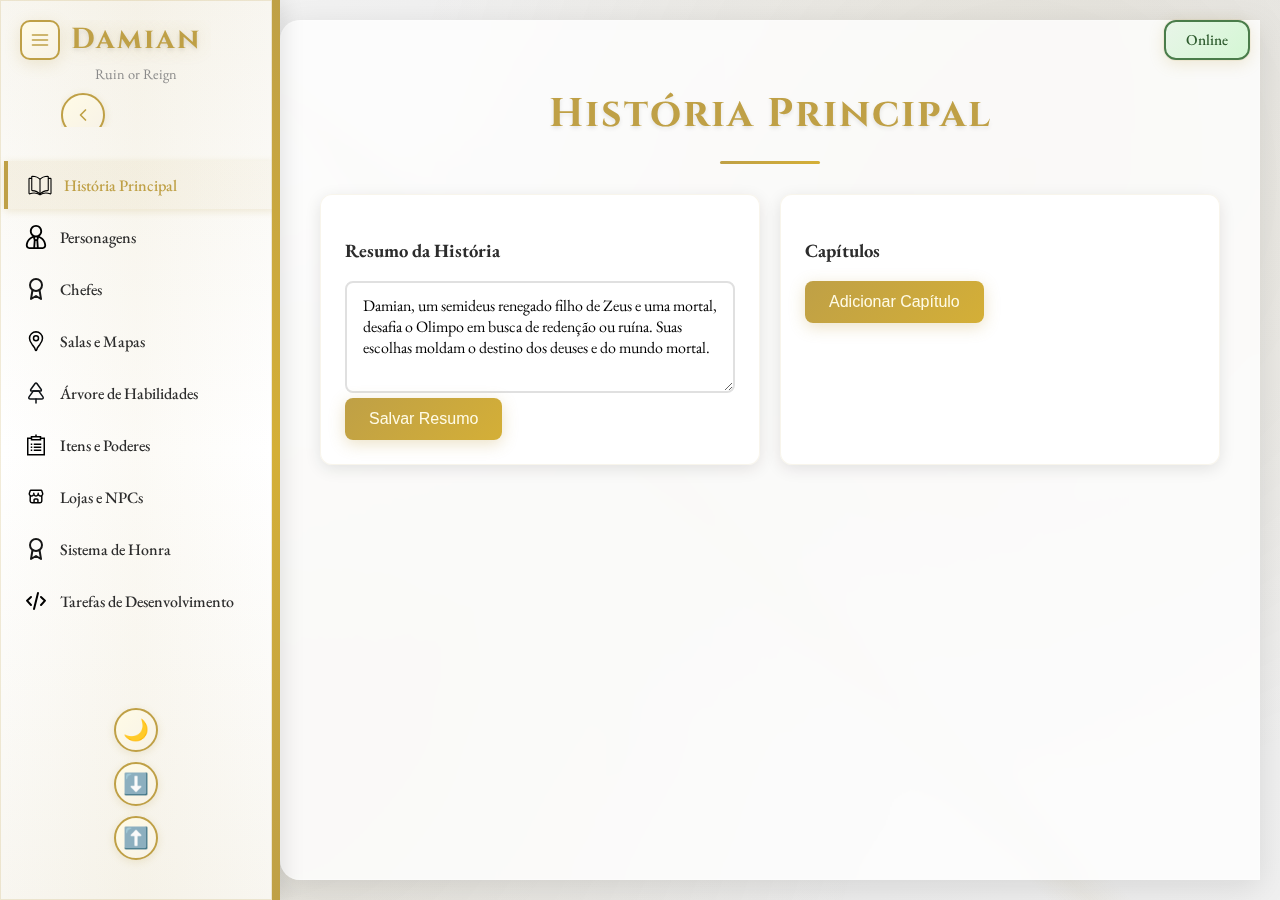
<file: index.html>
<!DOCTYPE html>
<html lang="pt-br">
<head>
  <meta charset="UTF-8">
  <meta name="viewport" content="width=device-width, initial-scale=1.0">
  <title>Damian: Ruin or Reign - Painel</title>
  <link rel="stylesheet" href="css/style.css">
  <link rel="preconnect" href="https://fonts.googleapis.com">
  <link rel="preconnect" href="https://fonts.gstatic.com" crossorigin>
  <link href="https://fonts.googleapis.com/css2?family=EB+Garamond:wght@500;700&display=swap" rel="stylesheet">
</head>
<body class="debug-mode">
  <div id="sync-status" class="sync-status">Offline</div>
  
  <!-- Botão de menu para mobile -->
  <button id="menu-toggle" class="menu-toggle" title="Menu">
    <svg width="20" height="20" viewBox="0 0 24 24" fill="none" xmlns="http://www.w3.org/2000/svg">
      <path d="M3 12H21M3 6H21M3 18H21" stroke="currentColor" stroke-width="2" stroke-linecap="round" stroke-linejoin="round"/>
    </svg>
  </button>
  
  <aside class="sidebar" id="sidebar">
    <div class="sidebar-header">
      <div class="logo">Damian</div>
      <div class="logo-subtitle">Ruin or Reign</div>
      <button id="sidebar-toggle" class="sidebar-toggle" title="Minimizar/Maximizar">
        <svg width="20" height="20" viewBox="0 0 24 24" fill="none" xmlns="http://www.w3.org/2000/svg">
          <path d="M15 18L9 12L15 6" stroke="currentColor" stroke-width="2" stroke-linecap="round" stroke-linejoin="round"/>
        </svg>
      </button>
    </div>
    
    <nav class="sidebar-nav">
      <ul>
        <li data-section="historia" title="História Principal">
          <img src="assets/book-svgrepo-com.svg" alt="História" class="nav-icon">
          <span class="nav-text">História Principal</span>
        </li>
        <li data-section="personagens" title="Personagens">
          <img src="assets/boss-svgrepo-com.svg" alt="Personagens" class="nav-icon">
          <span class="nav-text">Personagens</span>
        </li>
        <li data-section="chefes" title="Chefes">
          <img src="assets/award-svgrepo-com.svg" alt="Chefes" class="nav-icon">
          <span class="nav-text">Chefes</span>
        </li>
        <li data-section="salas" title="Salas e Mapas">
          <img src="assets/maps-svgrepo-com.svg" alt="Mapas" class="nav-icon">
          <span class="nav-text">Salas e Mapas</span>
        </li>
        <li data-section="habilidades" title="Árvore de Habilidades">
          <img src="assets/tree-svgrepo-com.svg" alt="Habilidades" class="nav-icon">
          <span class="nav-text">Árvore de Habilidades</span>
        </li>
        <li data-section="itens" title="Itens e Poderes">
          <img src="assets/list-1-svgrepo-com.svg" alt="Itens" class="nav-icon">
          <span class="nav-text">Itens e Poderes</span>
        </li>
        <li data-section="lojas" title="Lojas e NPCs">
          <img src="assets/store-2-svgrepo-com.svg" alt="Lojas" class="nav-icon">
          <span class="nav-text">Lojas e NPCs</span>
        </li>
        <li data-section="honra" title="Sistema de Honra">
          <img src="assets/award-svgrepo-com.svg" alt="Honra" class="nav-icon">
          <span class="nav-text">Sistema de Honra</span>
        </li>
        <li data-section="tarefas" title="Tarefas de Desenvolvimento">
          <img src="assets/code-svgrepo-com.svg" alt="Tarefas" class="nav-icon">
          <span class="nav-text">Tarefas de Desenvolvimento</span>
        </li>
      </ul>
    </nav>
    
    <div class="sidebar-footer">
      <button id="toggle-darkmode" title="Alternar modo escuro">🌙</button>
      <button id="export-json" title="Exportar dados">⬇️</button>
      <button id="import-json" title="Importar dados">⬆️</button>
      <input type="file" id="import-file" accept="application/json" style="display:none;" />
    </div>
  </aside>
  
  <main class="content" id="main-content">
    <!-- Conteúdo dinâmico será renderizado aqui -->
  </main>
  
  <script src="js/main.js"></script>
  <script src="js/darkmode.js"></script>
  <script src="js/sidebar.js"></script>
</body>
</html>
</file>
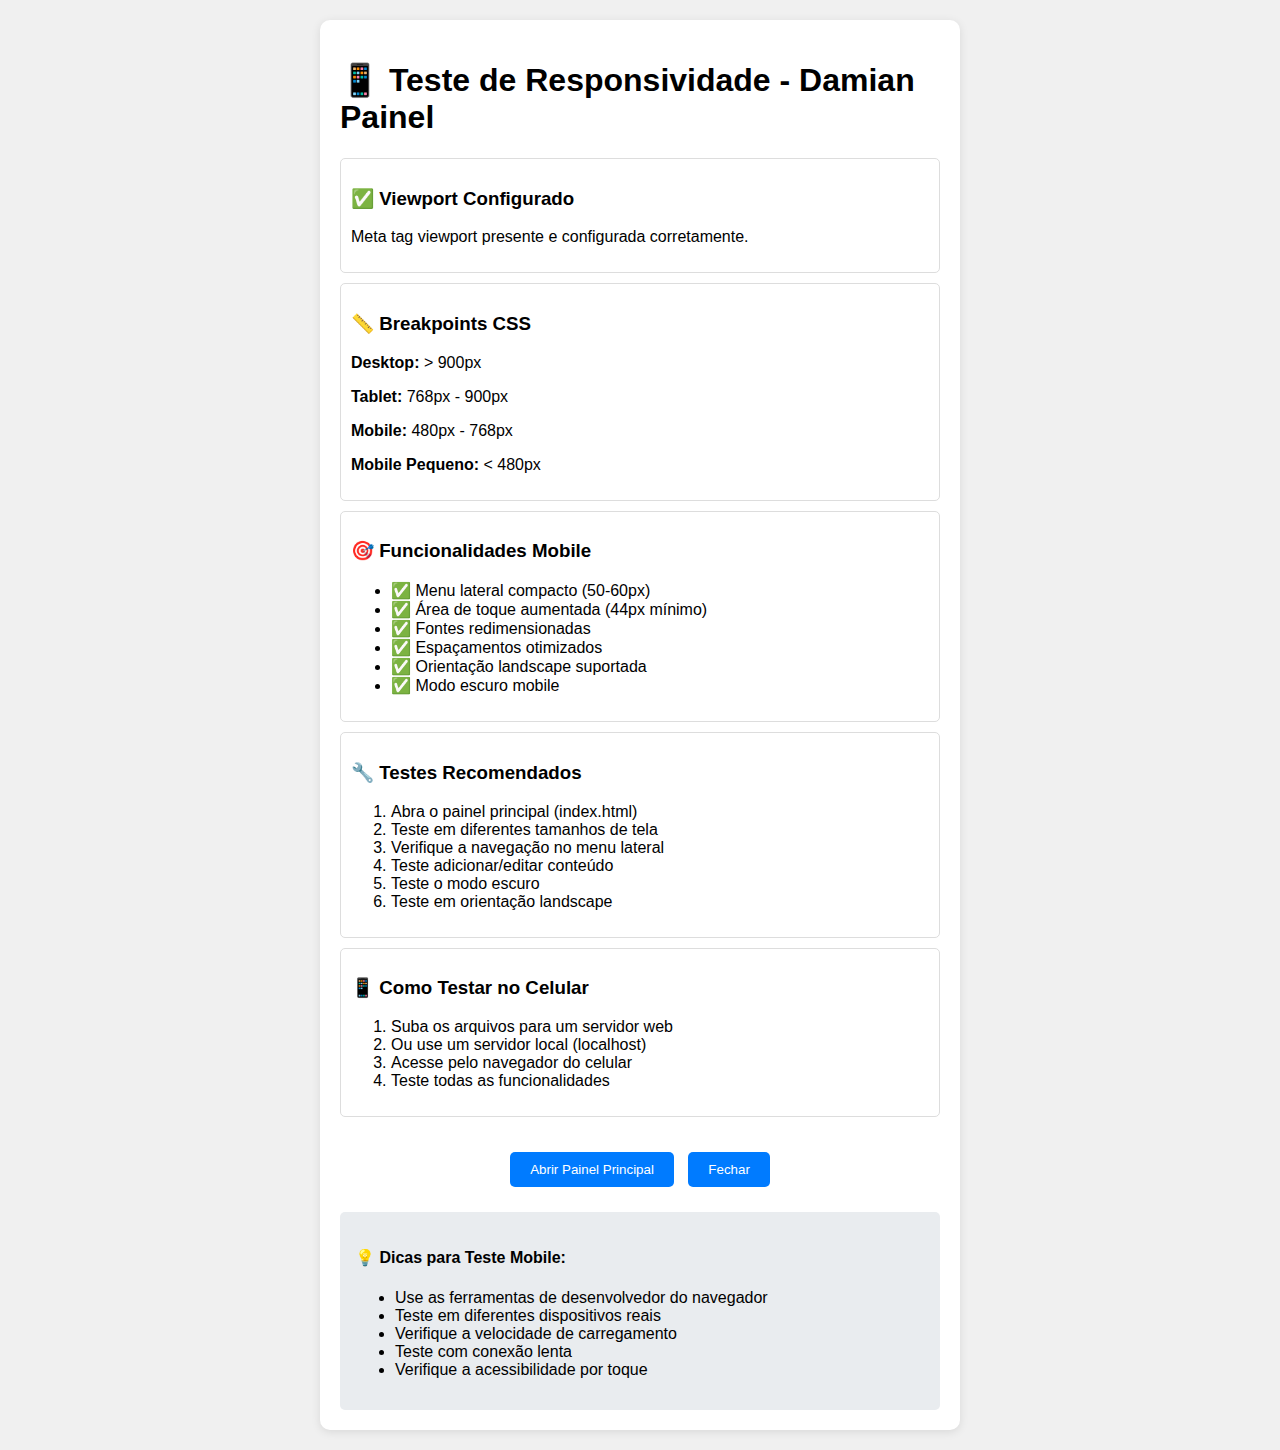
<file: mobile-test.html>
<!DOCTYPE html>
<html lang="pt-br">
<head>
  <meta charset="UTF-8">
  <meta name="viewport" content="width=device-width, initial-scale=1.0">
  <title>Teste Mobile - Damian Painel</title>
  <style>
    body {
      font-family: Arial, sans-serif;
      margin: 0;
      padding: 20px;
      background: #f0f0f0;
    }
    .test-container {
      max-width: 600px;
      margin: 0 auto;
      background: white;
      padding: 20px;
      border-radius: 10px;
      box-shadow: 0 2px 10px rgba(0,0,0,0.1);
    }
    .test-item {
      margin: 10px 0;
      padding: 10px;
      border: 1px solid #ddd;
      border-radius: 5px;
    }
    .success { color: green; }
    .warning { color: orange; }
    .error { color: red; }
    .btn {
      background: #007bff;
      color: white;
      padding: 10px 20px;
      border: none;
      border-radius: 5px;
      cursor: pointer;
      margin: 5px;
    }
    .btn:hover {
      background: #0056b3;
    }
  </style>
</head>
<body>
  <div class="test-container">
    <h1>📱 Teste de Responsividade - Damian Painel</h1>
    
    <div class="test-item">
      <h3>✅ Viewport Configurado</h3>
      <p>Meta tag viewport presente e configurada corretamente.</p>
    </div>
    
    <div class="test-item">
      <h3>📏 Breakpoints CSS</h3>
      <p><strong>Desktop:</strong> > 900px</p>
      <p><strong>Tablet:</strong> 768px - 900px</p>
      <p><strong>Mobile:</strong> 480px - 768px</p>
      <p><strong>Mobile Pequeno:</strong> < 480px</p>
    </div>
    
    <div class="test-item">
      <h3>🎯 Funcionalidades Mobile</h3>
      <ul>
        <li>✅ Menu lateral compacto (50-60px)</li>
        <li>✅ Área de toque aumentada (44px mínimo)</li>
        <li>✅ Fontes redimensionadas</li>
        <li>✅ Espaçamentos otimizados</li>
        <li>✅ Orientação landscape suportada</li>
        <li>✅ Modo escuro mobile</li>
      </ul>
    </div>
    
    <div class="test-item">
      <h3>🔧 Testes Recomendados</h3>
      <ol>
        <li>Abra o painel principal (index.html)</li>
        <li>Teste em diferentes tamanhos de tela</li>
        <li>Verifique a navegação no menu lateral</li>
        <li>Teste adicionar/editar conteúdo</li>
        <li>Teste o modo escuro</li>
        <li>Teste em orientação landscape</li>
      </ol>
    </div>
    
    <div class="test-item">
      <h3>📱 Como Testar no Celular</h3>
      <ol>
        <li>Suba os arquivos para um servidor web</li>
        <li>Ou use um servidor local (localhost)</li>
        <li>Acesse pelo navegador do celular</li>
        <li>Teste todas as funcionalidades</li>
      </ol>
    </div>
    
    <div style="text-align: center; margin-top: 30px;">
      <button class="btn" onclick="window.open('index.html', '_blank')">Abrir Painel Principal</button>
      <button class="btn" onclick="window.close()">Fechar</button>
    </div>
    
    <div style="margin-top: 20px; padding: 15px; background: #e9ecef; border-radius: 5px;">
      <h4>💡 Dicas para Teste Mobile:</h4>
      <ul>
        <li>Use as ferramentas de desenvolvedor do navegador</li>
        <li>Teste em diferentes dispositivos reais</li>
        <li>Verifique a velocidade de carregamento</li>
        <li>Teste com conexão lenta</li>
        <li>Verifique a acessibilidade por toque</li>
      </ul>
    </div>
  </div>
</body>
</html>
</file>
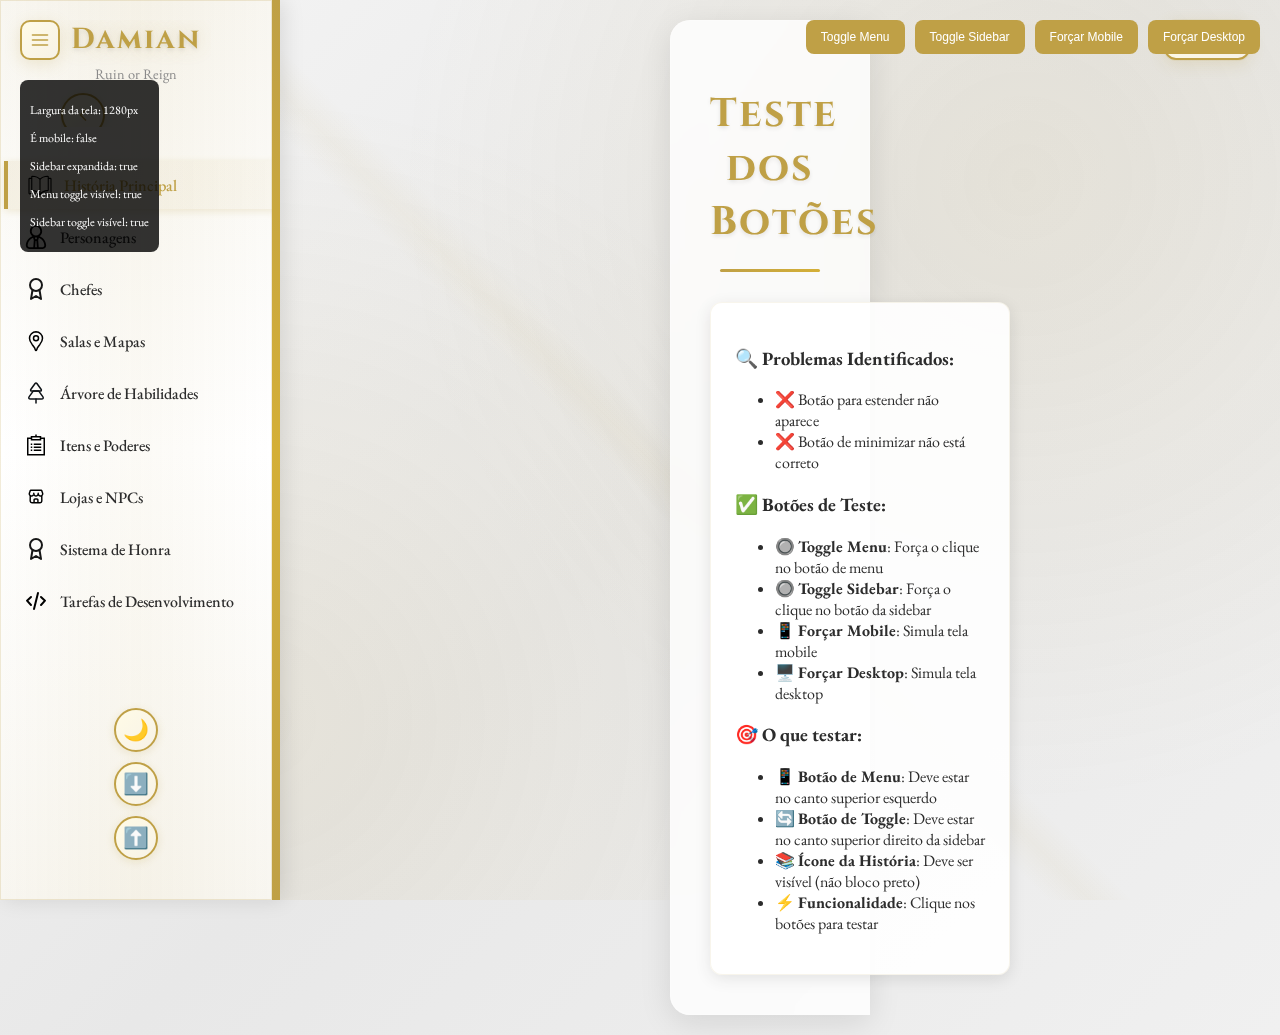
<file: teste-botoes.html>
<!DOCTYPE html>
<html lang="pt-br">
<head>
  <meta charset="UTF-8">
  <meta name="viewport" content="width=device-width, initial-scale=1.0">
  <title>Teste Botões - Damian Painel</title>
  <link rel="stylesheet" href="css/style.css">
  <link rel="preconnect" href="https://fonts.googleapis.com">
  <link rel="preconnect" href="https://fonts.gstatic.com" crossorigin>
  <link href="https://fonts.googleapis.com/css2?family=EB+Garamond:wght@500;700&display=swap" rel="stylesheet">
  <style>
    /* Forçar exibição dos botões para teste */
    .menu-toggle {
      display: flex !important;
    }
    
    .sidebar-toggle {
      display: flex !important;
      opacity: 1 !important;
    }
    
    /* Reduzir largura para simular mobile */
    body {
      max-width: 500px;
      margin: 0 auto;
    }
    
    /* Debug info */
    .debug-info {
      position: fixed;
      top: 80px;
      left: 20px;
      background: rgba(0,0,0,0.8);
      color: white;
      padding: 10px;
      border-radius: 8px;
      font-size: 12px;
      z-index: 2000;
    }
    
    /* Botões de teste */
    .test-buttons {
      position: fixed;
      top: 20px;
      right: 20px;
      display: flex;
      gap: 10px;
      z-index: 2000;
    }
    
    .test-button {
      background: #bfa046;
      color: white;
      border: none;
      padding: 10px 15px;
      border-radius: 8px;
      cursor: pointer;
      font-size: 12px;
    }
  </style>
</head>
<body>
  <div id="sync-status" class="sync-status">Offline</div>
  
  <div class="debug-info">
    <p>Largura da tela: <span id="screen-width"></span>px</p>
    <p>É mobile: <span id="is-mobile"></span></p>
    <p>Sidebar expandida: <span id="sidebar-expanded"></span></p>
    <p>Menu toggle visível: <span id="menu-visible"></span></p>
    <p>Sidebar toggle visível: <span id="sidebar-toggle-visible"></span></p>
  </div>
  
  <div class="test-buttons">
    <button class="test-button" onclick="toggleMenu()">Toggle Menu</button>
    <button class="test-button" onclick="toggleSidebar()">Toggle Sidebar</button>
    <button class="test-button" onclick="forceMobile()">Forçar Mobile</button>
    <button class="test-button" onclick="forceDesktop()">Forçar Desktop</button>
  </div>
  
  <!-- Botão de menu para mobile -->
  <button id="menu-toggle" class="menu-toggle" title="Menu">
    <svg width="24" height="24" viewBox="0 0 24 24" fill="none" xmlns="http://www.w3.org/2000/svg">
      <path d="M3 12H21M3 6H21M3 18H21" stroke="currentColor" stroke-width="2" stroke-linecap="round" stroke-linejoin="round"/>
    </svg>
  </button>
  
  <aside class="sidebar" id="sidebar">
    <div class="sidebar-header">
      <div class="logo">Damian</div>
      <div class="logo-subtitle">Ruin or Reign</div>
      <button id="sidebar-toggle" class="sidebar-toggle" title="Minimizar/Maximizar">
        <svg width="18" height="18" viewBox="0 0 24 24" fill="none" xmlns="http://www.w3.org/2000/svg">
          <path d="M15 18L9 12L15 6" stroke="currentColor" stroke-width="2" stroke-linecap="round" stroke-linejoin="round"/>
        </svg>
      </button>
    </div>
    
    <nav class="sidebar-nav">
      <ul>
        <li data-section="historia" title="História Principal">
          <img src="assets/book-svgrepo-com.svg" alt="História" class="nav-icon">
          <span class="nav-text">História Principal</span>
        </li>
        <li data-section="personagens" title="Personagens">
          <img src="assets/boss-svgrepo-com.svg" alt="Personagens" class="nav-icon">
          <span class="nav-text">Personagens</span>
        </li>
        <li data-section="chefes" title="Chefes">
          <img src="assets/award-svgrepo-com.svg" alt="Chefes" class="nav-icon">
          <span class="nav-text">Chefes</span>
        </li>
        <li data-section="salas" title="Salas e Mapas">
          <img src="assets/maps-svgrepo-com.svg" alt="Mapas" class="nav-icon">
          <span class="nav-text">Salas e Mapas</span>
        </li>
        <li data-section="habilidades" title="Árvore de Habilidades">
          <img src="assets/tree-svgrepo-com.svg" alt="Habilidades" class="nav-icon">
          <span class="nav-text">Árvore de Habilidades</span>
        </li>
        <li data-section="itens" title="Itens e Poderes">
          <img src="assets/list-1-svgrepo-com.svg" alt="Itens" class="nav-icon">
          <span class="nav-text">Itens e Poderes</span>
        </li>
        <li data-section="lojas" title="Lojas e NPCs">
          <img src="assets/store-2-svgrepo-com.svg" alt="Lojas" class="nav-icon">
          <span class="nav-text">Lojas e NPCs</span>
        </li>
        <li data-section="honra" title="Sistema de Honra">
          <img src="assets/award-svgrepo-com.svg" alt="Honra" class="nav-icon">
          <span class="nav-text">Sistema de Honra</span>
        </li>
        <li data-section="tarefas" title="Tarefas de Desenvolvimento">
          <img src="assets/code-svgrepo-com.svg" alt="Tarefas" class="nav-icon">
          <span class="nav-text">Tarefas de Desenvolvimento</span>
        </li>
      </ul>
    </nav>
    
    <div class="sidebar-footer">
      <button id="toggle-darkmode" title="Alternar modo escuro">🌙</button>
      <button id="export-json" title="Exportar dados">⬇️</button>
      <button id="import-json" title="Importar dados">⬆️</button>
      <input type="file" id="import-file" accept="application/json" style="display:none;" />
    </div>
  </aside>
  
  <main class="content" id="main-content">
    <h1>Teste dos Botões</h1>
    <div class="section-content">
      <div class="card">
        <h3>🔍 Problemas Identificados:</h3>
        <ul>
          <li>❌ Botão para estender não aparece</li>
          <li>❌ Botão de minimizar não está correto</li>
        </ul>
        
        <h3>✅ Botões de Teste:</h3>
        <ul>
          <li>🔘 <strong>Toggle Menu</strong>: Força o clique no botão de menu</li>
          <li>🔘 <strong>Toggle Sidebar</strong>: Força o clique no botão da sidebar</li>
          <li>📱 <strong>Forçar Mobile</strong>: Simula tela mobile</li>
          <li>🖥️ <strong>Forçar Desktop</strong>: Simula tela desktop</li>
        </ul>
        
        <h3>🎯 O que testar:</h3>
        <ul>
          <li>📱 <strong>Botão de Menu</strong>: Deve estar no canto superior esquerdo</li>
          <li>🔄 <strong>Botão de Toggle</strong>: Deve estar no canto superior direito da sidebar</li>
          <li>📚 <strong>Ícone da História</strong>: Deve ser visível (não bloco preto)</li>
          <li>⚡ <strong>Funcionalidade</strong>: Clique nos botões para testar</li>
        </ul>
      </div>
    </div>
  </main>
  
  <script>
    let sidebarController;
    
    // Debug info
    function updateDebugInfo() {
      document.getElementById('screen-width').textContent = window.innerWidth;
      document.getElementById('is-mobile').textContent = window.innerWidth <= 768;
      document.getElementById('sidebar-expanded').textContent = document.getElementById('sidebar').classList.contains('expanded');
      document.getElementById('menu-visible').textContent = document.getElementById('menu-toggle').style.display !== 'none';
      document.getElementById('sidebar-toggle-visible').textContent = document.getElementById('sidebar-toggle').style.display !== 'none';
    }
    
    // Funções de teste
    function toggleMenu() {
      console.log('Forçando clique no menu');
      document.getElementById('menu-toggle').click();
    }
    
    function toggleSidebar() {
      console.log('Forçando clique no sidebar toggle');
      document.getElementById('sidebar-toggle').click();
    }
    
    function forceMobile() {
      console.log('Forçando modo mobile');
      Object.defineProperty(window, 'innerWidth', {
        writable: true,
        configurable: true,
        value: 500
      });
      window.dispatchEvent(new Event('resize'));
    }
    
    function forceDesktop() {
      console.log('Forçando modo desktop');
      Object.defineProperty(window, 'innerWidth', {
        writable: true,
        configurable: true,
        value: 1200
      });
      window.dispatchEvent(new Event('resize'));
    }
    
    // Controle da barra lateral expansível
    class SidebarController {
      constructor() {
        this.sidebar = document.getElementById('sidebar');
        this.menuToggle = document.getElementById('menu-toggle');
        this.sidebarToggle = document.getElementById('sidebar-toggle');
        this.isExpanded = false;
        this.isMobile = window.innerWidth <= 768;
        
        this.init();
      }
      
      init() {
        // Adicionar event listeners
        this.menuToggle.addEventListener('click', () => {
          console.log('Menu toggle clicked!');
          this.toggleSidebar();
        });
        
        this.sidebarToggle.addEventListener('click', () => {
          console.log('Sidebar toggle clicked!');
          this.toggleSidebar();
        });
        
        // Detectar mudanças de tamanho da tela
        window.addEventListener('resize', () => {
          this.handleResize();
          updateDebugInfo();
        });
        
        // Inicializar estado baseado no tamanho da tela
        this.handleResize();
        
        // Adicionar event listeners para os itens de navegação
        this.setupNavigation();
        
        // Atualizar debug info
        updateDebugInfo();
      }
      
      handleResize() {
        const wasMobile = this.isMobile;
        this.isMobile = window.innerWidth <= 768;
        
        console.log('Resize detected:', { wasMobile, isMobile: this.isMobile, width: window.innerWidth });
        
        // Se mudou de desktop para mobile ou vice-versa
        if (wasMobile !== this.isMobile) {
          if (this.isMobile) {
            this.collapseSidebar();
          } else {
            this.expandSidebar();
          }
        }
        
        // No desktop, sempre expandir automaticamente se não estiver minimizada
        if (!this.isMobile && !this.isExpanded) {
          this.expandSidebar();
        }
      }
      
      toggleSidebar() {
        if (this.isExpanded) {
          this.collapseSidebar();
        } else {
          this.expandSidebar();
        }
        updateDebugInfo();
      }
      
      expandSidebar() {
        console.log('Expanding sidebar');
        this.sidebar.classList.add('expanded');
        this.isExpanded = true;
        
        // Em mobile, adicionar overlay
        if (this.isMobile) {
          this.addOverlay();
        }
      }
      
      collapseSidebar() {
        console.log('Collapsing sidebar');
        this.sidebar.classList.remove('expanded');
        this.isExpanded = false;
        
        // Em mobile, remover overlay
        if (this.isMobile) {
          this.removeOverlay();
        }
      }
      
      addOverlay() {
        if (!document.getElementById('sidebar-overlay')) {
          const overlay = document.createElement('div');
          overlay.id = 'sidebar-overlay';
          overlay.className = 'sidebar-overlay';
          overlay.addEventListener('click', () => this.collapseSidebar());
          document.body.appendChild(overlay);
        }
      }
      
      removeOverlay() {
        const overlay = document.getElementById('sidebar-overlay');
        if (overlay) {
          overlay.remove();
        }
      }
      
      setupNavigation() {
        const navItems = document.querySelectorAll('.sidebar-nav li');
        
        navItems.forEach(item => {
          item.addEventListener('click', (e) => {
            // Remover classe active de todos os itens
            navItems.forEach(nav => nav.classList.remove('active'));
            
            // Adicionar classe active ao item clicado
            item.classList.add('active');
            
            // Em mobile, fechar a sidebar após clicar
            if (this.isMobile) {
              this.collapseSidebar();
            }
            
            // Mostrar qual seção foi clicada
            const section = item.getAttribute('data-section');
            const mainContent = document.getElementById('main-content');
            mainContent.innerHTML = `
              <h1>${item.getAttribute('title')}</h1>
              <div class="section-content">
                <div class="card">
                  <h3>Seção: ${section}</h3>
                  <p>Esta é a seção "${item.getAttribute('title')}"</p>
                  <p>Clique em outros itens da barra lateral para navegar.</p>
                </div>
              </div>
            `;
          });
        });
        
        // Ativar o primeiro item por padrão
        if (navItems.length > 0) {
          navItems[0].classList.add('active');
        }
      }
    }

    // Inicializar quando o DOM estiver carregado
    document.addEventListener('DOMContentLoaded', () => {
      console.log('DOM loaded, initializing SidebarController');
      sidebarController = new SidebarController();
    });
  </script>
</body>
</html>
</file>
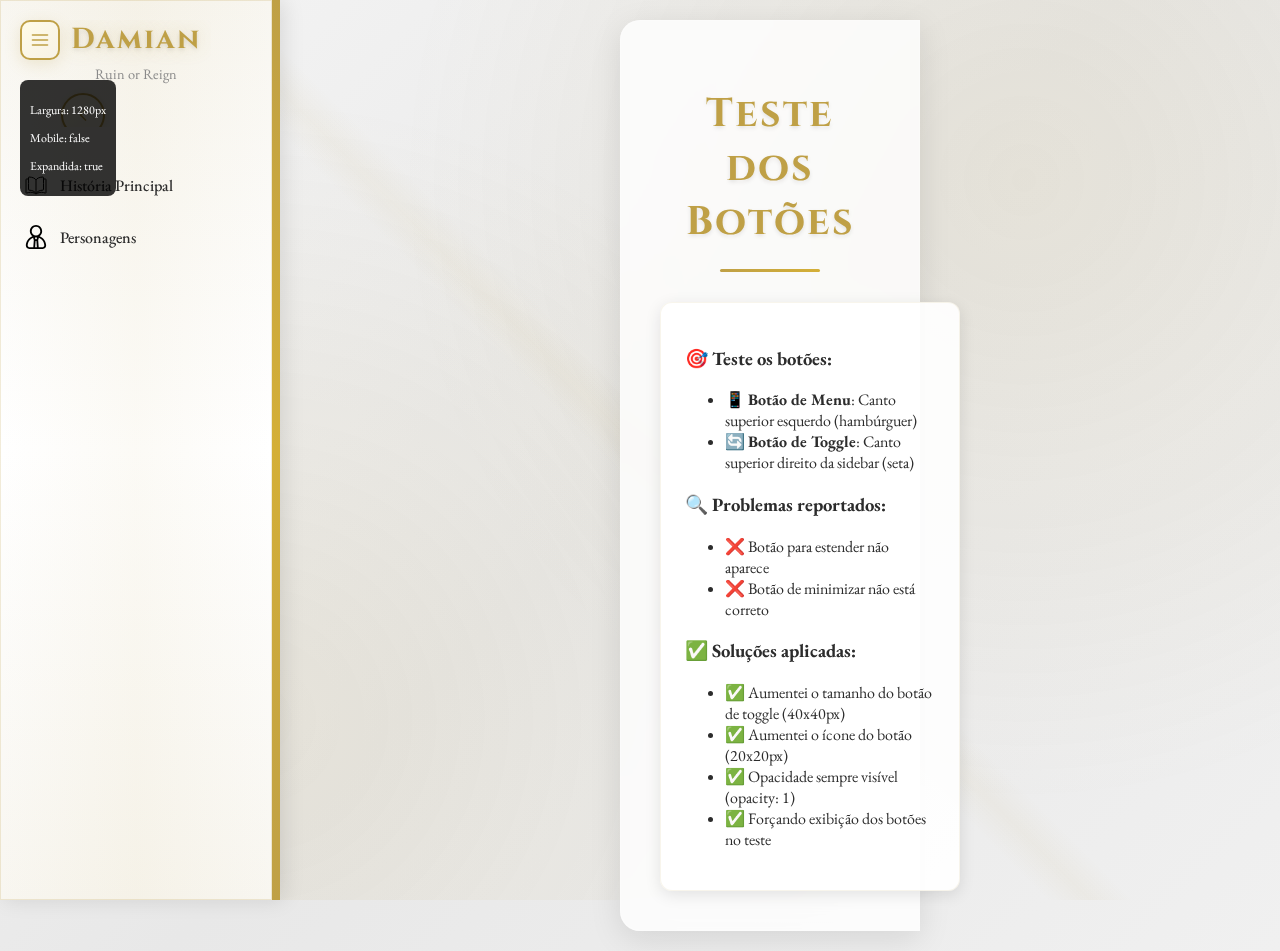
<file: teste-simples.html>
<!DOCTYPE html>
<html lang="pt-br">
<head>
  <meta charset="UTF-8">
  <meta name="viewport" content="width=device-width, initial-scale=1.0">
  <title>Teste Simples - Botões</title>
  <link rel="stylesheet" href="css/style.css">
  <style>
    /* Forçar exibição dos botões */
    .menu-toggle {
      display: flex !important;
    }
    
    .sidebar-toggle {
      display: flex !important;
      opacity: 1 !important;
    }
    
    /* Reduzir largura para simular mobile */
    body {
      max-width: 600px;
      margin: 0 auto;
    }
    
    /* Info de debug */
    .debug {
      position: fixed;
      top: 80px;
      left: 20px;
      background: rgba(0,0,0,0.8);
      color: white;
      padding: 10px;
      border-radius: 8px;
      font-size: 12px;
      z-index: 2000;
    }
  </style>
</head>
<body>
  <div class="debug">
    <p>Largura: <span id="width"></span>px</p>
    <p>Mobile: <span id="mobile"></span></p>
    <p>Expandida: <span id="expanded"></span></p>
  </div>
  
  <!-- Botão de menu para mobile -->
  <button id="menu-toggle" class="menu-toggle" title="Menu">
    <svg width="24" height="24" viewBox="0 0 24 24" fill="none" xmlns="http://www.w3.org/2000/svg">
      <path d="M3 12H21M3 6H21M3 18H21" stroke="currentColor" stroke-width="2" stroke-linecap="round" stroke-linejoin="round"/>
    </svg>
  </button>
  
  <aside class="sidebar" id="sidebar">
    <div class="sidebar-header">
      <div class="logo">Damian</div>
      <div class="logo-subtitle">Ruin or Reign</div>
      <button id="sidebar-toggle" class="sidebar-toggle" title="Minimizar/Maximizar">
        <svg width="20" height="20" viewBox="0 0 24 24" fill="none" xmlns="http://www.w3.org/2000/svg">
          <path d="M15 18L9 12L15 6" stroke="currentColor" stroke-width="2" stroke-linecap="round" stroke-linejoin="round"/>
        </svg>
      </button>
    </div>
    
    <nav class="sidebar-nav">
      <ul>
        <li data-section="historia" title="História Principal">
          <img src="assets/book-svgrepo-com.svg" alt="História" class="nav-icon">
          <span class="nav-text">História Principal</span>
        </li>
        <li data-section="personagens" title="Personagens">
          <img src="assets/boss-svgrepo-com.svg" alt="Personagens" class="nav-icon">
          <span class="nav-text">Personagens</span>
        </li>
      </ul>
    </nav>
  </aside>
  
  <main class="content">
    <h1>Teste dos Botões</h1>
    <div class="section-content">
      <div class="card">
        <h3>🎯 Teste os botões:</h3>
        <ul>
          <li>📱 <strong>Botão de Menu</strong>: Canto superior esquerdo (hambúrguer)</li>
          <li>🔄 <strong>Botão de Toggle</strong>: Canto superior direito da sidebar (seta)</li>
        </ul>
        
        <h3>🔍 Problemas reportados:</h3>
        <ul>
          <li>❌ Botão para estender não aparece</li>
          <li>❌ Botão de minimizar não está correto</li>
        </ul>
        
        <h3>✅ Soluções aplicadas:</h3>
        <ul>
          <li>✅ Aumentei o tamanho do botão de toggle (40x40px)</li>
          <li>✅ Aumentei o ícone do botão (20x20px)</li>
          <li>✅ Opacidade sempre visível (opacity: 1)</li>
          <li>✅ Forçando exibição dos botões no teste</li>
        </ul>
      </div>
    </div>
  </main>
  
  <script>
    // Debug info
    function updateDebug() {
      document.getElementById('width').textContent = window.innerWidth;
      document.getElementById('mobile').textContent = window.innerWidth <= 768;
      document.getElementById('expanded').textContent = document.getElementById('sidebar').classList.contains('expanded');
    }
    
    // Controle da sidebar
    class SimpleSidebarController {
      constructor() {
        this.sidebar = document.getElementById('sidebar');
        this.menuToggle = document.getElementById('menu-toggle');
        this.sidebarToggle = document.getElementById('sidebar-toggle');
        this.isExpanded = false;
        this.isMobile = window.innerWidth <= 768;
        
        this.init();
      }
      
      init() {
        console.log('Inicializando SidebarController');
        
        // Event listeners
        this.menuToggle.addEventListener('click', () => {
          console.log('Menu toggle clicked!');
          this.toggleSidebar();
        });
        
        this.sidebarToggle.addEventListener('click', () => {
          console.log('Sidebar toggle clicked!');
          this.toggleSidebar();
        });
        
        // Resize handler
        window.addEventListener('resize', () => {
          this.handleResize();
          updateDebug();
        });
        
        // Initial state
        this.handleResize();
        updateDebug();
      }
      
      handleResize() {
        const wasMobile = this.isMobile;
        this.isMobile = window.innerWidth <= 768;
        
        console.log('Resize:', { wasMobile, isMobile: this.isMobile, width: window.innerWidth });
        
        if (wasMobile !== this.isMobile) {
          if (this.isMobile) {
            this.collapseSidebar();
          } else {
            this.expandSidebar();
          }
        }
        
        if (!this.isMobile && !this.isExpanded) {
          this.expandSidebar();
        }
      }
      
      toggleSidebar() {
        console.log('Toggle sidebar, current state:', this.isExpanded);
        if (this.isExpanded) {
          this.collapseSidebar();
        } else {
          this.expandSidebar();
        }
        updateDebug();
      }
      
      expandSidebar() {
        console.log('Expanding sidebar');
        this.sidebar.classList.add('expanded');
        this.isExpanded = true;
        
        if (this.isMobile) {
          this.addOverlay();
        }
      }
      
      collapseSidebar() {
        console.log('Collapsing sidebar');
        this.sidebar.classList.remove('expanded');
        this.isExpanded = false;
        
        if (this.isMobile) {
          this.removeOverlay();
        }
      }
      
      addOverlay() {
        if (!document.getElementById('sidebar-overlay')) {
          const overlay = document.createElement('div');
          overlay.id = 'sidebar-overlay';
          overlay.className = 'sidebar-overlay';
          overlay.addEventListener('click', () => this.collapseSidebar());
          document.body.appendChild(overlay);
        }
      }
      
      removeOverlay() {
        const overlay = document.getElementById('sidebar-overlay');
        if (overlay) {
          overlay.remove();
        }
      }
    }

    // Initialize
    document.addEventListener('DOMContentLoaded', () => {
      console.log('DOM loaded');
      new SimpleSidebarController();
    });
  </script>
</body>
</html>
</file>
<file: css/style.css>
/* Fonte clássica grega */
@import url('https://fonts.googleapis.com/css2?family=EB+Garamond:wght@400;500;600;700&family=Cinzel:wght@400;500;600;700&display=swap');

* {
  box-sizing: border-box;
}

body {
  font-family: 'EB Garamond', serif;
  background: linear-gradient(135deg, #f5f5f5 0%, #e8e8e8 50%, #f0f0f0 100%);
  color: #2c2c2c;
  margin: 0;
  display: flex;
  min-height: 100vh;
  position: relative;
}

body::before {
  content: '';
  position: fixed;
  top: 0; left: 0; right: 0; bottom: 0;
  background: 
    radial-gradient(circle at 20% 80%, rgba(191, 160, 70, 0.1) 0%, transparent 50%),
    radial-gradient(circle at 80% 20%, rgba(191, 160, 70, 0.1) 0%, transparent 50%),
    linear-gradient(45deg, transparent 48%, rgba(191, 160, 70, 0.05) 50%, transparent 52%);
  pointer-events: none;
  z-index: -1;
}

/* Botão de menu para mobile */
.menu-toggle {
  position: fixed;
  top: 20px;
  left: 20px;
  z-index: 1000;
  background: linear-gradient(135deg, #fffbe6 0%, #f7f2e7 100%);
  border: 2px solid #bfa046;
  color: #bfa046;
  border-radius: 10px;
  width: 40px;
  height: 40px;
  cursor: pointer;
  transition: all 0.3s ease;
  box-shadow: 0 4px 16px rgba(191, 160, 70, 0.2);
  display: none;
  align-items: center;
  justify-content: center;
  font-size: 0;
}

.menu-toggle svg {
  width: 20px;
  height: 20px;
  stroke: currentColor;
  stroke-width: 2;
}

.menu-toggle:hover {
  background: linear-gradient(135deg, #bfa046 0%, #d4af37 100%);
  color: #fffbe6;
  transform: scale(1.05);
}

/* Sidebar */
.sidebar {
  width: 80px;
  background: linear-gradient(180deg, #f8f6f0 0%, #ffffff 50%, #f8f6f0 100%);
  border-right: 8px solid;
  border-image: linear-gradient(180deg, #bfa046 0%, #d4af37 50%, #bfa046 100%) 1;
  box-shadow: 
    4px 0 20px rgba(0,0,0,0.1),
    inset 0 0 0 1px rgba(191, 160, 70, 0.2);
  padding: 20px 0;
  position: fixed;
  top: 0; left: 0; bottom: 0;
  display: flex;
  flex-direction: column;
  align-items: center;
  z-index: 100;
  overflow-y: auto;
  transition: width 0.3s ease;
}

.sidebar.expanded {
  width: 280px;
}

.sidebar::before {
  content: '';
  position: absolute;
  top: 0; left: 0; right: 0; bottom: 0;
  background: 
    linear-gradient(90deg, transparent 0%, rgba(191, 160, 70, 0.05) 50%, transparent 100%);
  pointer-events: none;
}

/* Header da sidebar */
.sidebar-header {
  text-align: center;
  margin-bottom: 30px;
  padding: 0 10px;
  overflow: hidden;
  position: relative;
}

.logo {
  font-family: 'Cinzel', serif;
  font-size: 1.8em;
  font-weight: 700;
  color: #bfa046;
  letter-spacing: 2px;
  text-shadow: 
    0 2px 4px rgba(0,0,0,0.1),
    0 0 20px rgba(191, 160, 70, 0.3);
  white-space: nowrap;
  opacity: 1;
  transition: opacity 0.3s ease;
}

.sidebar:not(.expanded) .logo {
  opacity: 0;
}

.logo-subtitle {
  font-family: 'EB Garamond', serif;
  font-size: 0.9em;
  color: #8a8a8a;
  margin-top: 5px;
  white-space: nowrap;
  opacity: 1;
  transition: opacity 0.3s ease;
}

.sidebar:not(.expanded) .logo-subtitle {
  opacity: 0;
}

/* Botão de toggle da sidebar */
.sidebar-toggle {
  position: absolute;
  top: 10px;
  right: 10px;
  background: linear-gradient(135deg, #fffbe6 0%, #f7f2e7 100%);
  border: 2px solid #bfa046;
  color: #bfa046;
  border-radius: 50%;
  width: 40px;
  height: 40px;
  cursor: pointer;
  transition: all 0.3s ease;
  box-shadow: 0 2px 8px rgba(191, 160, 70, 0.2);
  display: flex;
  align-items: center;
  justify-content: center;
  opacity: 1;
  transform: rotate(0deg);
  z-index: 10;
}

.sidebar-toggle svg {
  width: 20px;
  height: 20px;
  stroke: currentColor;
  stroke-width: 2;
}

.sidebar.expanded .sidebar-toggle {
  opacity: 1;
}

.sidebar:not(.expanded) .sidebar-toggle {
  opacity: 1;
  transform: rotate(180deg);
}

.sidebar-toggle:hover {
  background: linear-gradient(135deg, #bfa046 0%, #d4af37 100%);
  color: #fffbe6;
  transform: scale(1.1) rotate(0deg);
}

.sidebar:not(.expanded) .sidebar-toggle:hover {
  transform: scale(1.1) rotate(180deg);
}

/* Navegação */
.sidebar-nav {
  flex: 1;
  width: 100%;
}

.sidebar-nav ul {
  list-style: none;
  padding: 0;
  margin: 0;
}

.sidebar-nav li {
  display: flex;
  align-items: center;
  padding: 12px 20px;
  cursor: pointer;
  color: #2c2c2c;
  font-size: 1em;
  font-weight: 500;
  border-left: 4px solid transparent;
  transition: all 0.3s ease;
  position: relative;
  margin: 4px 0;
  white-space: nowrap;
  overflow: hidden;
}

.sidebar-nav li::before {
  content: '';
  position: absolute;
  left: 0; top: 0; bottom: 0; right: 0;
  background: linear-gradient(90deg, transparent 0%, rgba(191, 160, 70, 0.1) 100%);
  opacity: 0;
  transition: opacity 0.3s ease;
}

.sidebar-nav li:hover::before {
  opacity: 1;
}

.sidebar-nav li:hover, .sidebar-nav li.active {
  background: linear-gradient(90deg, rgba(191, 160, 70, 0.1) 0%, rgba(191, 160, 70, 0.05) 100%);
  border-left: 4px solid #bfa046;
  color: #bfa046;
  transform: translateX(4px);
  box-shadow: 0 2px 8px rgba(191, 160, 70, 0.2);
}

/* Ícones de navegação */
.nav-icon {
  width: 24px;
  height: 24px;
  margin-right: 12px;
  transition: all 0.3s ease;
  filter: brightness(0.8) contrast(1.2);
}

.sidebar-nav li:hover .nav-icon,
.sidebar-nav li.active .nav-icon {
  filter: brightness(1.2) contrast(1.4);
  transform: scale(1.1);
}

.nav-text {
  opacity: 1;
  transition: opacity 0.3s ease;
}

.sidebar:not(.expanded) .nav-text {
  opacity: 0;
}

/* Tooltip para ícones quando sidebar está minimizada */
.sidebar:not(.expanded) .sidebar-nav li {
  position: relative;
}

.sidebar:not(.expanded) .sidebar-nav li::after {
  content: attr(title);
  position: absolute;
  left: 100%;
  top: 50%;
  transform: translateY(-50%);
  background: rgba(0, 0, 0, 0.8);
  color: white;
  padding: 8px 12px;
  border-radius: 6px;
  font-size: 0.85em;
  white-space: nowrap;
  opacity: 0;
  pointer-events: none;
  transition: opacity 0.3s ease;
  margin-left: 10px;
  z-index: 1000;
}

.sidebar:not(.expanded) .sidebar-nav li:hover::after {
  opacity: 1;
}

/* Footer da sidebar */
.sidebar-footer {
  padding: 20px 0;
  display: flex;
  flex-direction: column;
  align-items: center;
  gap: 10px;
}

.sidebar button {
  background: linear-gradient(135deg, #fffbe6 0%, #f7f2e7 100%);
  border: 2px solid #bfa046;
  color: #bfa046;
  border-radius: 50%;
  width: 44px;
  height: 44px;
  font-size: 1.3em;
  cursor: pointer;
  transition: all 0.3s ease;
  box-shadow: 0 2px 8px rgba(191, 160, 70, 0.2);
  position: relative;
  overflow: hidden;
}

.sidebar button::before {
  content: '';
  position: absolute;
  top: 0; left: 0; right: 0; bottom: 0;
  background: linear-gradient(135deg, rgba(191, 160, 70, 0.1) 0%, transparent 100%);
  opacity: 0;
  transition: opacity 0.3s ease;
}

.sidebar button:hover {
  background: linear-gradient(135deg, #bfa046 0%, #d4af37 100%);
  color: #fffbe6;
  transform: scale(1.1);
  box-shadow: 0 4px 16px rgba(191, 160, 70, 0.4);
}

.sidebar button:hover::before {
  opacity: 1;
}

/* Overlay para mobile */
.sidebar-overlay {
  position: fixed;
  top: 0;
  left: 0;
  right: 0;
  bottom: 0;
  background: rgba(0, 0, 0, 0.5);
  z-index: 99;
  backdrop-filter: blur(2px);
  animation: fadeIn 0.3s ease;
}

@keyframes fadeIn {
  from { opacity: 0; }
  to { opacity: 1; }
}

/* Status de sincronização */
.sync-status {
  position: fixed;
  top: 20px; right: 30px;
  background: linear-gradient(135deg, #fffbe6 0%, #f7f2e7 100%);
  color: #bfa046;
  border: 2px solid #bfa046;
  border-radius: 12px;
  padding: 8px 20px;
  font-size: 0.95em;
  font-weight: 500;
  z-index: 200;
  box-shadow: 
    0 4px 16px rgba(191, 160, 70, 0.2),
    0 0 0 1px rgba(191, 160, 70, 0.1);
  transition: all 0.3s ease;
}

.sync-status.online {
  background: linear-gradient(135deg, #e8f5e8 0%, #d4f7d4 100%);
  color: #2d5a2d;
  border-color: #4a7c4a;
}

.sync-status.offline {
  background: linear-gradient(135deg, #ffe8e8 0%, #ffd4d4 100%);
  color: #5a2d2d;
  border-color: #7c4a4a;
}

/* Conteúdo principal */
main.content {
  margin-left: 80px;
  padding: 40px;
  flex: 1;
  min-width: 0;
  background: rgba(255, 255, 255, 0.8);
  backdrop-filter: blur(10px);
  border-radius: 20px 0 0 20px;
  margin-top: 20px;
  margin-bottom: 20px;
  margin-right: 20px;
  box-shadow: 
    0 8px 32px rgba(0,0,0,0.1),
    inset 0 0 0 1px rgba(255,255,255,0.2);
  transition: margin-left 0.3s ease;
}

.sidebar.expanded + main.content {
  margin-left: 280px;
}

main.content h1 {
  font-family: 'Cinzel', serif;
  font-size: 2.5em;
  font-weight: 700;
  color: #bfa046;
  margin-bottom: 30px;
  text-align: center;
  letter-spacing: 2px;
  text-shadow: 0 2px 4px rgba(0,0,0,0.1);
}

main.content h1::after {
  content: '';
  display: block;
  width: 100px;
  height: 3px;
  background: linear-gradient(90deg, #bfa046 0%, #d4af37 100%);
  margin: 20px auto 0;
  border-radius: 2px;
}

.section-content {
  display: grid;
  gap: 20px;
  grid-template-columns: repeat(auto-fit, minmax(300px, 1fr));
}

.btn {
  background: linear-gradient(135deg, #bfa046 0%, #d4af37 100%);
  color: #fffbe6;
  border: none;
  padding: 12px 24px;
  border-radius: 8px;
  font-size: 1em;
  font-weight: 500;
  cursor: pointer;
  transition: all 0.3s ease;
  box-shadow: 0 4px 16px rgba(191, 160, 70, 0.3);
}

.btn:hover {
  transform: translateY(-2px);
  box-shadow: 0 6px 20px rgba(191, 160, 70, 0.4);
}

.btn-secondary {
  background: linear-gradient(135deg, #8a8a8a 0%, #6a6a6a 100%);
  color: #ffffff;
}

.btn-secondary:hover {
  background: linear-gradient(135deg, #6a6a6a 0%, #4a4a4a 100%);
}

.input-field {
  width: 100%;
  padding: 12px 16px;
  border: 2px solid #e0e0e0;
  border-radius: 8px;
  font-size: 1em;
  font-family: inherit;
  background: rgba(255, 255, 255, 0.9);
  transition: all 0.3s ease;
  resize: vertical;
}

.input-field:focus {
  outline: none;
  border-color: #bfa046;
  box-shadow: 0 0 0 3px rgba(191, 160, 70, 0.1);
}

.card {
  background: rgba(255, 255, 255, 0.9);
  border-radius: 12px;
  padding: 24px;
  box-shadow: 0 4px 16px rgba(0,0,0,0.1);
  border: 1px solid rgba(191, 160, 70, 0.1);
  transition: all 0.3s ease;
}

.card:hover {
  transform: translateY(-2px);
  box-shadow: 0 8px 24px rgba(0,0,0,0.15);
}

/* Responsividade */
@media (max-width: 768px) {
  .menu-toggle {
    display: flex !important;
  }
  
  .sidebar {
    transform: translateX(-100%);
    width: 280px;
  }
  
  .sidebar.expanded {
    transform: translateX(0);
  }
  
  main.content {
    margin-left: 0;
    margin-right: 20px;
    padding: 20px;
  }
  
  .sidebar.expanded + main.content {
    margin-left: 0;
  }
  
  main.content h1 {
    font-size: 2em;
    margin-bottom: 20px;
  }
  
  .section-content {
    grid-template-columns: 1fr;
    gap: 15px;
  }
  
  .card {
    padding: 20px;
  }
  
  .sync-status {
    top: 80px;
    right: 20px;
    font-size: 0.85em;
    padding: 6px 16px;
  }
  
  .sidebar-toggle {
    display: flex !important;
    opacity: 1 !important;
  }
}

@media (max-width: 480px) {
  .sidebar {
    width: 100%;
    max-width: 320px;
  }
  
  main.content {
    padding: 15px;
    margin-right: 15px;
  }
  
  main.content h1 {
    font-size: 1.8em;
  }
  
  .card {
    padding: 15px;
  }
  
  .btn {
    padding: 10px 20px;
    font-size: 0.9em;
  }
  
  .input-field {
    padding: 10px 12px;
    font-size: 0.9em;
  }
}

/* Modo escuro */
body.darkmode {
  background: linear-gradient(135deg, #1a1a1a 0%, #2d2d2d 50%, #1a1a1a 100%);
  color: #e0e0e0;
}

body.darkmode::before {
  background: 
    radial-gradient(circle at 20% 80%, rgba(191, 160, 70, 0.05) 0%, transparent 50%),
    radial-gradient(circle at 80% 20%, rgba(191, 160, 70, 0.05) 0%, transparent 50%),
    linear-gradient(45deg, transparent 48%, rgba(191, 160, 70, 0.02) 50%, transparent 52%);
}

body.darkmode .sidebar {
  background: linear-gradient(180deg, #2a2a2a 0%, #3a3a3a 50%, #2a2a2a 100%);
  border-image: linear-gradient(180deg, #bfa046 0%, #d4af37 50%, #bfa046 100%) 1;
}

body.darkmode .sidebar::before {
  background: 
    linear-gradient(90deg, transparent 0%, rgba(191, 160, 70, 0.03) 50%, transparent 100%);
}

body.darkmode .logo {
  color: #bfa046;
}

body.darkmode .logo-subtitle {
  color: #a0a0a0;
}

body.darkmode .sidebar-nav li {
  color: #e0e0e0;
}

body.darkmode .sidebar-nav li::before {
  background: linear-gradient(90deg, transparent 0%, rgba(191, 160, 70, 0.1) 100%);
}

body.darkmode .sidebar-nav li:hover, 
body.darkmode .sidebar-nav li.active {
  background: linear-gradient(90deg, rgba(191, 160, 70, 0.15) 0%, rgba(191, 160, 70, 0.08) 100%);
  color: #bfa046;
}

body.darkmode .sidebar button {
  background: linear-gradient(135deg, #3a3a3a 0%, #2a2a2a 100%);
  color: #bfa046;
  border-color: #bfa046;
}

body.darkmode .sidebar button:hover {
  background: linear-gradient(135deg, #bfa046 0%, #d4af37 100%);
  color: #2a2a2a;
}

body.darkmode .sync-status {
  background: linear-gradient(135deg, #3a3a3a 0%, #2a2a2a 100%);
  color: #bfa046;
  border-color: #bfa046;
}

body.darkmode .sync-status.online {
  background: linear-gradient(135deg, #2a4a2a 0%, #1a3a1a 100%);
  color: #90d490;
  border-color: #4a7c4a;
}

body.darkmode .sync-status.offline {
  background: linear-gradient(135deg, #4a2a2a 0%, #3a1a1a 100%);
  color: #d49090;
  border-color: #7c4a4a;
}

body.darkmode main.content {
  background: rgba(45, 45, 45, 0.8);
}

body.darkmode main.content h1 {
  color: #bfa046;
}

body.darkmode main.content h1::after {
  background: linear-gradient(90deg, #bfa046 0%, #d4af37 100%);
}

body.darkmode .section-content {
  color: #e0e0e0;
}

body.darkmode .card {
  background: rgba(45, 45, 45, 0.9);
  border-color: rgba(191, 160, 70, 0.2);
}

body.darkmode .input-field {
  background: rgba(35, 35, 35, 0.9);
  border-color: #4a4a4a;
  color: #e0e0e0;
}

body.darkmode .input-field:focus {
  border-color: #bfa046;
  box-shadow: 0 0 0 3px rgba(191, 160, 70, 0.1);
}

body.darkmode .menu-toggle {
  background: linear-gradient(135deg, #3a3a3a 0%, #2a2a2a 100%);
  color: #bfa046;
  border-color: #bfa046;
}

body.darkmode .menu-toggle:hover {
  background: linear-gradient(135deg, #bfa046 0%, #d4af37 100%);
  color: #2a2a2a;
}

body.darkmode .sidebar-toggle {
  background: linear-gradient(135deg, #3a3a3a 0%, #2a2a2a 100%);
  color: #bfa046;
  border-color: #bfa046;
}

body.darkmode .sidebar-toggle:hover {
  background: linear-gradient(135deg, #bfa046 0%, #d4af37 100%);
  color: #2a2a2a;
}

/* Ajustes para dispositivos touch */
@media (hover: none) and (pointer: coarse) {
  .btn:hover {
    transform: none;
  }
  
  .card:hover {
    transform: none;
  }
  
  .sidebar-nav li:hover {
    transform: none;
  }
  
  .sidebar button:hover {
    transform: none;
  }
  
  .btn {
    min-height: 44px;
  }
  
  .sidebar-nav li {
    min-height: 48px;
  }
  
  .sidebar button {
    min-height: 44px;
  }
  
  .input-field {
    min-height: 44px;
  }
}

/* Debug - forçar exibição dos botões em desenvolvimento */
.debug-mode .menu-toggle,
.debug-mode .sidebar-toggle {
  display: flex !important;
  opacity: 1 !important;
}

/* Modo escuro - melhorar visibilidade dos ícones */
body.darkmode .nav-icon {
  filter: brightness(1.2) contrast(1.4) invert(0.1);
}

body.darkmode .sidebar-nav li:hover .nav-icon,
body.darkmode .sidebar-nav li.active .nav-icon {
  filter: brightness(1.5) contrast(1.6) invert(0.1);
  transform: scale(1.1);
}

/* Melhorar ícones específicos no modo escuro */
body.darkmode .sidebar-nav li[data-section="honra"] .nav-icon,
body.darkmode .sidebar-nav li[data-section="chefes"] .nav-icon,
body.darkmode .sidebar-nav li[data-section="habilidades"] .nav-icon {
  filter: brightness(1.4) contrast(1.5) invert(0.05);
}

body.darkmode .sidebar-nav li[data-section="honra"]:hover .nav-icon,
body.darkmode .sidebar-nav li[data-section="honra"].active .nav-icon,
body.darkmode .sidebar-nav li[data-section="chefes"]:hover .nav-icon,
body.darkmode .sidebar-nav li[data-section="chefes"].active .nav-icon,
body.darkmode .sidebar-nav li[data-section="habilidades"]:hover .nav-icon,
body.darkmode .sidebar-nav li[data-section="habilidades"].active .nav-icon {
  filter: brightness(1.7) contrast(1.8) invert(0.05);
  transform: scale(1.1);
}
</file>
